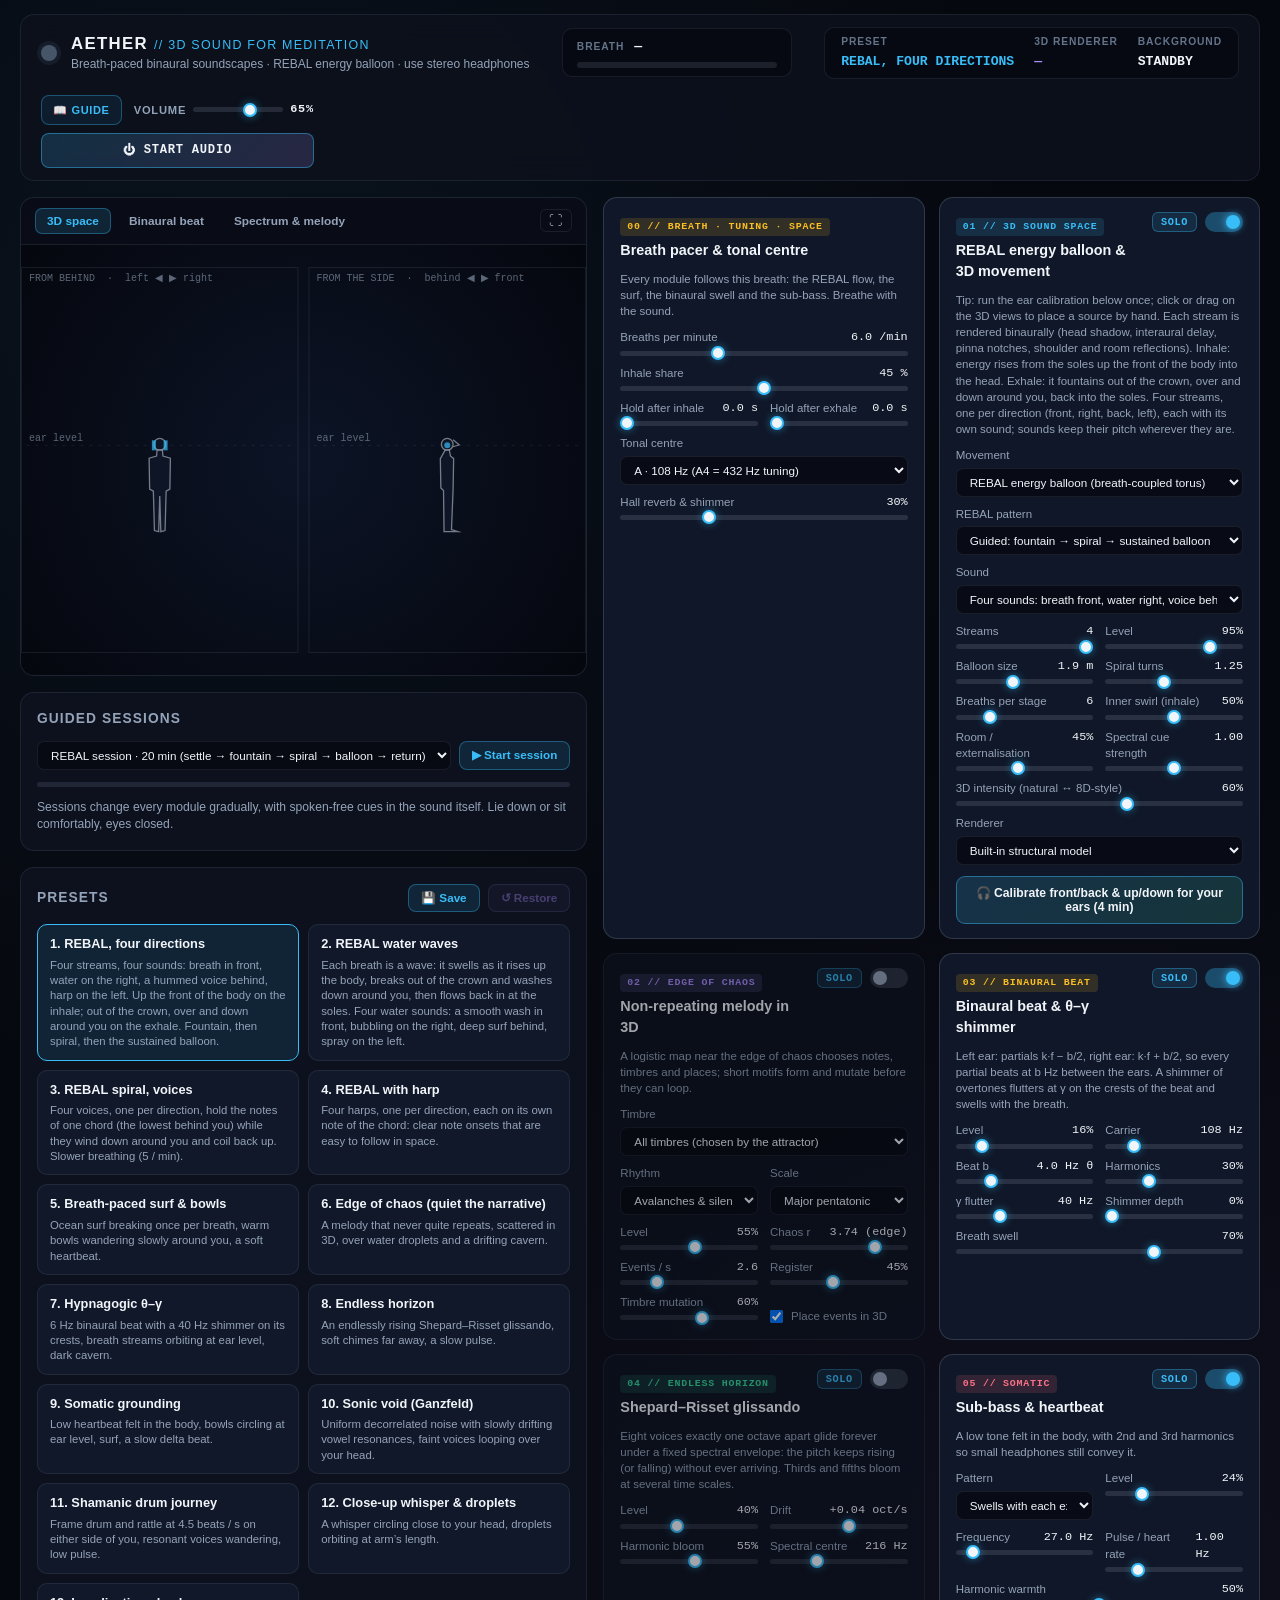
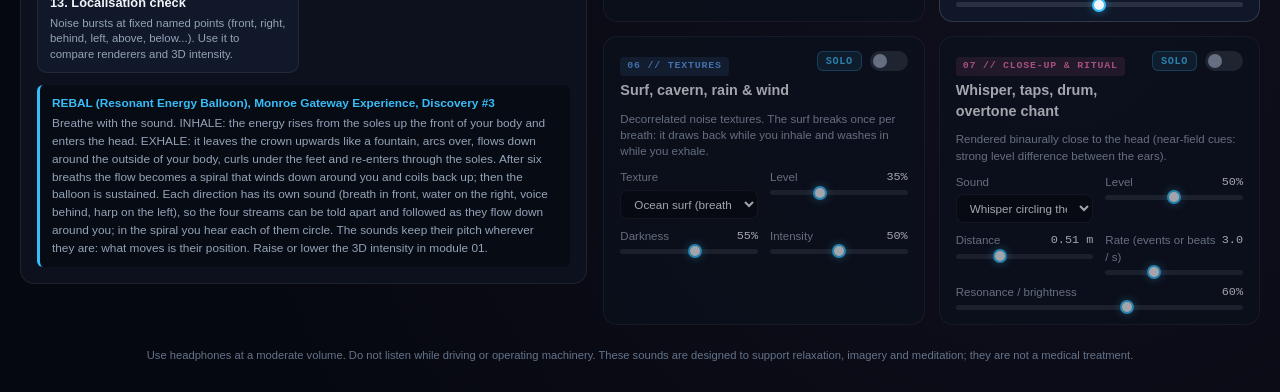
<file: index.html>
<!DOCTYPE html>
<html lang="en">
<head>
  <meta charset="UTF-8" />
  <meta name="viewport" content="width=device-width, initial-scale=1.0, maximum-scale=5.0" />
  <meta name="theme-color" content="#06080f" />
  <meta name="mobile-web-app-capable" content="yes" />
  <meta name="apple-mobile-web-app-capable" content="yes" />
  <meta name="apple-mobile-web-app-status-bar-style" content="black-translucent" />
  <title>AETHER // 3D sound for meditation and expanded states</title>
  <link rel="icon" type="image/png" sizes="512x512" href="icon-512.png" />
  <link rel="apple-touch-icon" href="icon-512.png" />
  <link rel="stylesheet" href="styles.css?v=6.5" />
</head>
<body>
  <div class="app-shell">
    <header class="topbar">
      <div class="brand">
        <div class="brand-glyph" id="statusOrb"></div>
        <div>
          <h1>AETHER <span class="brand-sub">// 3D SOUND FOR MEDITATION</span></h1>
          <p class="brand-tagline">Breath-paced binaural soundscapes · REBAL energy balloon · use stereo headphones</p>
        </div>
      </div>

      <div class="breath-pill" title="Breath pacer shared by every module">
        <div class="breath-row">
          <span class="telemetry-label">BREATH</span>
          <span class="telemetry-value" id="telemetryBreath">—</span>
          <span class="mono-dim" id="telemetryBreathTimes"></span>
        </div>
        <div class="breath-bar"><div class="breath-fill" id="breathFill"></div></div>
      </div>

      <div class="telemetry-strip">
        <div class="telemetry-item">
          <span class="telemetry-label">PRESET</span>
          <span class="telemetry-value accent-cyan" id="telemetryState">STANDBY</span>
        </div>
        <div class="telemetry-item" title="Binaural renderer in use">
          <span class="telemetry-label">3D RENDERER</span>
          <span class="telemetry-value accent-violet" id="telemetryRenderer">—</span>
        </div>
        <div class="telemetry-item" title="Background / lock-screen playback status">
          <span class="telemetry-label">BACKGROUND</span>
          <span class="telemetry-value" id="telemetryBgAudio">STANDBY</span>
        </div>
      </div>

      <div class="master-controls">
        <div class="master-top-row">
          <a href="docs.html" class="btn-docs" title="How it works, references and safety">📖 GUIDE</a>
          <div class="master-gain-wrap">
            <label for="masterGain">VOLUME</label>
            <input type="range" id="masterGain" min="0" max="1" step="0.01" value="0.7" />
            <span id="masterGainVal" class="mono-val">70%</span>
          </div>
        </div>
        <button id="powerBtn" class="btn-power" aria-pressed="false">
          <span class="power-icon">⏻</span>
          <span id="powerBtnText">START AUDIO</span>
        </button>
      </div>
    </header>

    <main class="workspace">
      <section class="left-panel">
        <div class="visualizer-card">
          <div class="visualizer-header">
            <div class="viz-tabs" role="tablist">
              <button class="viz-tab active" data-viz="spatial" role="tab">3D space</button>
              <button class="viz-tab" data-viz="pac" role="tab">Binaural beat</button>
              <button class="viz-tab" data-viz="chaos" role="tab">Spectrum &amp; melody</button>
            </div>
            <button class="btn-mini" id="fullscreenBtn" title="Full-screen visual (tap to exit)">⛶</button>
          </div>
          <div class="canvas-container" id="canvasContainer">
            <canvas id="neuroCanvas"></canvas>
            <div class="viz-hud">
              <div class="hud-pill" id="hudLeft"></div>
              <div class="hud-pill" id="hudRight"></div>
            </div>
          </div>
        </div>

        <div class="presets-card journey-card">
          <div class="section-header">
            <h2>Guided sessions</h2>
            <span class="mono-dim" id="journeyClock"></span>
          </div>
          <div class="journey-row">
            <select id="journeySelect" class="select-input">
              <option value="rebalSession">REBAL session · 20 min (settle → fountain → spiral → balloon → return)</option>
              <option value="deepRelax">Deep relaxation · 15 min (surf, heartbeat, bowls, slow theta)</option>
              <option value="expansion">Expansion · 28 min (REBAL → horizon → open space → return)</option>
            </select>
            <button type="button" id="journeyBtn" class="btn-config">▶ Start session</button>
          </div>
          <div class="journey-progress"><div class="journey-fill" id="journeyFill"></div></div>
          <div class="journey-step" id="journeyStep">Sessions change every module gradually, with spoken-free cues in the sound itself. Lie down or sit comfortably, eyes closed.</div>
        </div>

        <div class="presets-card">
          <div class="section-header">
            <h2>Presets</h2>
            <div class="custom-config-controls">
              <button type="button" id="saveConfigBtn" class="btn-config" title="Save the current settings of all modules">💾 Save</button>
              <button type="button" id="restoreConfigBtn" class="btn-config btn-config-restore" title="Restore your saved settings" disabled>↺ Restore</button>
            </div>
          </div>
          <div class="preset-grid" id="presetGrid"></div>
          <div class="mechanism-banner">
            <div class="mech-title" id="mechTitle"></div>
            <p class="mech-text" id="mechText"></p>
          </div>
        </div>
      </section>

      <section class="modules-grid">
        <!-- GLOBAL: breath, tuning, space -->
        <article class="module-card active-module global-card" data-module="global">
          <div class="module-header">
            <div>
              <span class="module-tag tag-amber">00 // BREATH · TUNING · SPACE</span>
              <h3>Breath pacer &amp; tonal centre</h3>
            </div>
          </div>
          <p class="module-subtitle">Every module follows this breath: the REBAL flow, the surf, the binaural swell and the sub-bass. Breathe with the sound.</p>
          <div class="control-list">
            <div class="control-row">
              <div class="control-label"><span>Breaths per minute</span><span class="mono-val" id="breathRateVal">6.0 /min</span></div>
              <input type="range" id="breathRate" min="3" max="12" step="0.5" value="6" />
            </div>
            <div class="control-row">
              <div class="control-label"><span>Inhale share</span><span class="mono-val" id="breathInhaleVal">45 %</span></div>
              <input type="range" id="breathInhale" min="0.3" max="0.6" step="0.01" value="0.45" />
            </div>
            <div class="control-row two-col">
              <div>
                <div class="control-label"><span>Hold after inhale</span><span class="mono-val" id="breathHoldInVal">0.0 s</span></div>
                <input type="range" id="breathHoldIn" min="0" max="6" step="0.5" value="0" />
              </div>
              <div>
                <div class="control-label"><span>Hold after exhale</span><span class="mono-val" id="breathHoldOutVal">0.0 s</span></div>
                <input type="range" id="breathHoldOut" min="0" max="6" step="0.5" value="0" />
              </div>
            </div>
            <div class="control-row">
              <div class="control-label"><span>Tonal centre</span></div>
              <select id="rootSelect" class="select-input">
                <option value="108" selected>A · 108 Hz (A4 = 432 Hz tuning)</option>
                <option value="110">A · 110 Hz (A4 = 440 Hz)</option>
                <option value="128">C · 128 Hz (C4 = 256 Hz)</option>
                <option value="136.1">136.1 Hz ("Om", Earth-year tone)</option>
                <option value="96">G · 96 Hz (432 tuning)</option>
              </select>
            </div>
            <div class="control-row">
              <div class="control-label"><span>Hall reverb &amp; shimmer</span><span class="mono-val" id="reverbMixVal">40%</span></div>
              <input type="range" id="reverbMix" min="0" max="1" step="0.01" value="0.4" />
            </div>
          </div>
        </article>

        <!-- MODULE 01 -->
        <article class="module-card active-module" data-module="spatial">
          <div class="module-header">
            <div>
              <span class="module-tag tag-cyan">01 // 3D SOUND SPACE</span>
              <h3>REBAL energy balloon &amp; 3D movement</h3>
            </div>
            <div class="header-actions">
              <button type="button" class="btn-solo" data-solo="spatial">SOLO</button>
              <label class="toggle-switch"><input type="checkbox" id="spatialEnabled" checked /><span class="slider"></span></label>
            </div>
          </div>
          <p class="module-subtitle">Tip: run the ear calibration below once; click or drag on the 3D views to place a source by hand. Each stream is rendered binaurally (head shadow, interaural delay, pinna notches, shoulder and room reflections). Inhale: energy rises from the soles up the front of the body into the head. Exhale: it fountains out of the crown, over and down around you, back into the soles. Four streams, one per direction (front, right, back, left), each with its own sound; sounds keep their pitch wherever they are.</p>
          <div class="control-list">
            <div class="control-row">
              <div class="control-label"><span>Movement</span></div>
              <select id="spatialTrajectory" class="select-input">
                <option value="rebal" selected>REBAL energy balloon (breath-coupled torus)</option>
                <option value="orbit">Horizontal orbit (ear level)</option>
                <option value="vertical">Vertical loop (front → above → behind → below)</option>
                <option value="sphere">Free wander over the whole sphere</option>
                <option value="test">Localisation check (fixed points, noise bursts)</option>
                <option value="manual">Hold still (drag on the views)</option>
              </select>
            </div>
            <div class="control-row rebal-only">
              <div class="control-label"><span>REBAL pattern</span></div>
              <select id="spatialRebalMode" class="select-input">
                <option value="program" selected>Guided: fountain → spiral → sustained balloon</option>
                <option value="fountain">Fountain (out of the crown, down around you, in at the feet)</option>
                <option value="spiral">Spiral (winding down around you, coiling up inside)</option>
                <option value="balloon">Sustained balloon (continuous circulation)</option>
              </select>
            </div>
            <div class="control-row">
              <div class="control-label"><span>Sound</span></div>
              <select id="spatialPalette" class="select-input">
                <option value="quad" selected>Four sounds: breath front, water right, voice behind, harp left</option>
                <option value="breath">Breath (a vowel per direction)</option>
                <option value="waves">Water waves (a character per direction)</option>
                <option value="choir">Choir (a chord note per direction)</option>
                <option value="harp">Harp (a note per direction)</option>
                <option value="water">Water drops</option>
                <option value="bowl">Warm bowls</option>
                <option value="chimes">Soft chimes (celesta)</option>
              </select>
            </div>
            <div class="control-row two-col">
              <div>
                <div class="control-label"><span>Streams</span><span class="mono-val" id="spatialCountVal">4</span></div>
                <input type="range" id="spatialCount" min="1" max="4" step="1" value="4" />
              </div>
              <div>
                <div class="control-label"><span>Level</span><span class="mono-val" id="spatialGainVal">85%</span></div>
                <input type="range" id="spatialGain" min="0" max="1.2" step="0.01" value="0.85" />
              </div>
            </div>
            <div class="control-row two-col">
              <div>
                <div class="control-label"><span>Balloon size</span><span class="mono-val" id="spatialDistanceVal">1.9 m</span></div>
                <input type="range" id="spatialDistance" min="0.8" max="3.5" step="0.1" value="1.9" />
              </div>
              <div>
                <div class="control-label"><span>Spiral turns</span><span class="mono-val" id="spatialTurnsVal">1.25</span></div>
                <input type="range" id="spatialTurns" min="0" max="3" step="0.25" value="1.25" />
              </div>
            </div>
            <div class="control-row two-col rebal-only">
              <div>
                <div class="control-label"><span>Breaths per stage</span><span class="mono-val" id="spatialStageBreathsVal">6</span></div>
                <input type="range" id="spatialStageBreaths" min="2" max="20" step="1" value="6" />
              </div>
              <div>
                <div class="control-label"><span>Inner swirl (inhale)</span><span class="mono-val" id="spatialInnerSwirlVal">50%</span></div>
                <input type="range" id="spatialInnerSwirl" min="0" max="1" step="0.05" value="0.5" />
              </div>
            </div>
            <div class="control-row free-only">
              <div class="control-label"><span>Movement speed</span><span class="mono-val" id="spatialSpeedVal">0.08 Hz</span></div>
              <input type="range" id="spatialSpeed" min="0.02" max="0.5" step="0.01" value="0.08" />
            </div>
            <div class="control-row two-col">
              <div>
                <div class="control-label"><span>Room / externalisation</span><span class="mono-val" id="spatialRoomVal">45%</span></div>
                <input type="range" id="spatialRoom" min="0" max="1" step="0.01" value="0.45" />
              </div>
              <div>
                <div class="control-label"><span>Spectral cue strength</span><span class="mono-val" id="spatialCueVal">1.00</span></div>
                <input type="range" id="spatialCue" min="0" max="2" step="0.05" value="1" />
              </div>
            </div>
            <div class="control-row">
              <div class="control-label"><span>3D intensity (natural ↔ 8D-style)</span><span class="mono-val" id="spatialIntensityVal">60%</span></div>
              <input type="range" id="spatialIntensity" min="0" max="1" step="0.05" value="0.6" />
            </div>
            <div class="control-row">
              <div class="control-label"><span>Renderer</span></div>
              <select id="spatialRenderer" class="select-input">
                <option value="structural" selected>Built-in structural model</option>
                <option value="measured" disabled>Measured ear model (calibrate first)</option>
                <option value="hrtf">Browser HRTF (for comparison)</option>
              </select>
            </div>
            <button type="button" class="btn-calibrate" id="calOpen">🎧 Calibrate front/back &amp; up/down for your ears (4 min)</button>
          </div>
        </article>

        <!-- MODULE 02 -->
        <article class="module-card" data-module="chaos">
          <div class="module-header">
            <div>
              <span class="module-tag tag-violet">02 // EDGE OF CHAOS</span>
              <h3>Non-repeating melody in 3D</h3>
            </div>
            <div class="header-actions">
              <button type="button" class="btn-solo" data-solo="chaos">SOLO</button>
              <label class="toggle-switch"><input type="checkbox" id="chaosEnabled" /><span class="slider"></span></label>
            </div>
          </div>
          <p class="module-subtitle">A logistic map near the edge of chaos chooses notes, timbres and places; short motifs form and mutate before they can loop.</p>
          <div class="control-list">
            <div class="control-row">
              <div class="control-label"><span>Timbre</span></div>
              <select id="chaosPalette" class="select-input">
                <option value="hybrid" selected>All timbres (chosen by the attractor)</option>
                <option value="metallic">Soft bells</option>
                <option value="liquid">Liquid vowels</option>
                <option value="plucked">Wood &amp; glass plucks</option>
                <option value="subglitch">Deep drops</option>
                <option value="breath">Swelling voices</option>
              </select>
            </div>
            <div class="control-row two-col">
              <div>
                <div class="control-label"><span>Rhythm</span></div>
                <select id="chaosRhythm" class="select-input">
                  <option value="avalanche" selected>Avalanches &amp; silences</option>
                  <option value="lorenz">Shifting subdivisions</option>
                  <option value="polyrhythm">1 : φ : 7/3 streams</option>
                  <option value="elastic">Accelerando ↔ ritardando</option>
                  <option value="stochastic">Logistic cloud</option>
                </select>
              </div>
              <div>
                <div class="control-label"><span>Scale</span></div>
                <select id="chaosScale" class="select-input">
                  <option value="pentatonic" selected>Major pentatonic</option>
                  <option value="dorian">Dorian</option>
                  <option value="lydian">Lydian</option>
                  <option value="phrygian">Phrygian dominant</option>
                  <option value="chromatic12">Chromatic</option>
                </select>
              </div>
            </div>
            <div class="control-row two-col">
              <div>
                <div class="control-label"><span>Level</span><span class="mono-val" id="chaosGainVal">55%</span></div>
                <input type="range" id="chaosGain" min="0" max="1" step="0.01" value="0.55" />
              </div>
              <div>
                <div class="control-label"><span>Chaos r</span><span class="mono-val" id="chaosRVal">3.74 (edge)</span></div>
                <input type="range" id="chaosR" min="2.8" max="3.99" step="0.01" value="3.74" />
              </div>
            </div>
            <div class="control-row two-col">
              <div>
                <div class="control-label"><span>Events / s</span><span class="mono-val" id="chaosRateVal">2.6</span></div>
                <input type="range" id="chaosRate" min="0.3" max="10" step="0.1" value="2.6" />
              </div>
              <div>
                <div class="control-label"><span>Register</span><span class="mono-val" id="chaosRegisterVal">45%</span></div>
                <input type="range" id="chaosRegister" min="0" max="1" step="0.01" value="0.45" />
              </div>
            </div>
            <div class="control-row two-col">
              <div>
                <div class="control-label"><span>Timbre mutation</span><span class="mono-val" id="chaosMorphVal">60%</span></div>
                <input type="range" id="chaosMorph" min="0" max="1" step="0.01" value="0.6" />
              </div>
              <label class="check-row"><input type="checkbox" id="chaosSpace3d" checked /> Place events in 3D</label>
            </div>
          </div>
        </article>

        <!-- MODULE 03 -->
        <article class="module-card" data-module="pac">
          <div class="module-header">
            <div>
              <span class="module-tag tag-amber">03 // BINAURAL BEAT</span>
              <h3>Binaural beat &amp; θ–γ shimmer</h3>
            </div>
            <div class="header-actions">
              <button type="button" class="btn-solo" data-solo="pac">SOLO</button>
              <label class="toggle-switch"><input type="checkbox" id="pacEnabled" /><span class="slider"></span></label>
            </div>
          </div>
          <p class="module-subtitle">Left ear: partials k·f − b/2, right ear: k·f + b/2, so every partial beats at b Hz between the ears. A shimmer of overtones flutters at γ on the crests of the beat and swells with the breath.</p>
          <div class="control-list">
            <div class="control-row two-col">
              <div>
                <div class="control-label"><span>Level</span><span class="mono-val" id="pacGainVal">45%</span></div>
                <input type="range" id="pacGain" min="0" max="1" step="0.01" value="0.45" />
              </div>
              <div>
                <div class="control-label"><span>Carrier</span><span class="mono-val" id="pacBaseFreqVal">108 Hz</span></div>
                <input type="range" id="pacBaseFreq" min="40" max="432" step="1" value="108" />
              </div>
            </div>
            <div class="control-row two-col">
              <div>
                <div class="control-label"><span>Beat b</span><span class="mono-val" id="pacThetaVal">6.0 Hz θ</span></div>
                <input type="range" id="pacTheta" min="1" max="14" step="0.1" value="6" />
              </div>
              <div>
                <div class="control-label"><span>Harmonics</span><span class="mono-val" id="pacHarmonicsVal">35%</span></div>
                <input type="range" id="pacHarmonics" min="0" max="1" step="0.01" value="0.35" />
              </div>
            </div>
            <div class="control-row two-col">
              <div>
                <div class="control-label"><span>γ flutter</span><span class="mono-val" id="pacGammaVal">40 Hz</span></div>
                <input type="range" id="pacGamma" min="25" max="75" step="1" value="40" />
              </div>
              <div>
                <div class="control-label"><span>Shimmer depth</span><span class="mono-val" id="pacDepthVal">50%</span></div>
                <input type="range" id="pacDepth" min="0" max="1" step="0.01" value="0.5" />
              </div>
            </div>
            <div class="control-row">
              <div class="control-label"><span>Breath swell</span><span class="mono-val" id="pacBreathVal">60%</span></div>
              <input type="range" id="pacBreath" min="0" max="1" step="0.01" value="0.6" />
            </div>
          </div>
        </article>

        <!-- MODULE 04 -->
        <article class="module-card" data-module="fractal">
          <div class="module-header">
            <div>
              <span class="module-tag tag-emerald">04 // ENDLESS HORIZON</span>
              <h3>Shepard–Risset glissando</h3>
            </div>
            <div class="header-actions">
              <button type="button" class="btn-solo" data-solo="fractal">SOLO</button>
              <label class="toggle-switch"><input type="checkbox" id="fractalEnabled" /><span class="slider"></span></label>
            </div>
          </div>
          <p class="module-subtitle">Eight voices exactly one octave apart glide forever under a fixed spectral envelope: the pitch keeps rising (or falling) without ever arriving. Thirds and fifths bloom at several time scales.</p>
          <div class="control-list">
            <div class="control-row two-col">
              <div>
                <div class="control-label"><span>Level</span><span class="mono-val" id="fractalGainVal">40%</span></div>
                <input type="range" id="fractalGain" min="0" max="1" step="0.01" value="0.4" />
              </div>
              <div>
                <div class="control-label"><span>Drift</span><span class="mono-val" id="fractalSpeedVal">+0.04 oct/s</span></div>
                <input type="range" id="fractalSpeed" min="-0.25" max="0.25" step="0.01" value="0.04" />
              </div>
            </div>
            <div class="control-row two-col">
              <div>
                <div class="control-label"><span>Harmonic bloom</span><span class="mono-val" id="fractalDepthVal">55%</span></div>
                <input type="range" id="fractalDepth" min="0" max="1" step="0.01" value="0.55" />
              </div>
              <div>
                <div class="control-label"><span>Spectral centre</span><span class="mono-val" id="fractalCenterVal">216 Hz</span></div>
                <input type="range" id="fractalCenter" min="65" max="528" step="1" value="216" />
              </div>
            </div>
          </div>
        </article>

        <!-- MODULE 05 -->
        <article class="module-card" data-module="sub">
          <div class="module-header">
            <div>
              <span class="module-tag tag-rose">05 // SOMATIC</span>
              <h3>Sub-bass &amp; heartbeat</h3>
            </div>
            <div class="header-actions">
              <button type="button" class="btn-solo" data-solo="sub">SOLO</button>
              <label class="toggle-switch"><input type="checkbox" id="subEnabled" /><span class="slider"></span></label>
            </div>
          </div>
          <p class="module-subtitle">A low tone felt in the body, with 2nd and 3rd harmonics so small headphones still convey it.</p>
          <div class="control-list">
            <div class="control-row two-col">
              <div>
                <div class="control-label"><span>Pattern</span></div>
                <select id="subPattern" class="select-input">
                  <option value="breath" selected>Swells with each exhale</option>
                  <option value="heartbeat">Slow heartbeat</option>
                  <option value="pulse">Smooth pulse</option>
                  <option value="steady">Steady</option>
                </select>
              </div>
              <div>
                <div class="control-label"><span>Level</span><span class="mono-val" id="subGainVal">45%</span></div>
                <input type="range" id="subGain" min="0" max="1" step="0.01" value="0.45" />
              </div>
            </div>
            <div class="control-row two-col">
              <div>
                <div class="control-label"><span>Frequency</span><span class="mono-val" id="subFreqVal">27.0 Hz</span></div>
                <input type="range" id="subFreq" min="24" max="60" step="0.5" value="27" />
              </div>
              <div>
                <div class="control-label"><span>Pulse / heart rate</span><span class="mono-val" id="subPulseVal">1.00 Hz</span></div>
                <input type="range" id="subPulse" min="0.2" max="4" step="0.05" value="1" />
              </div>
            </div>
            <div class="control-row">
              <div class="control-label"><span>Harmonic warmth</span><span class="mono-val" id="subWarmthVal">45%</span></div>
              <input type="range" id="subWarmth" min="0" max="1" step="0.01" value="0.45" />
            </div>
          </div>
        </article>

        <!-- MODULE 06 -->
        <article class="module-card" data-module="ganzfeld">
          <div class="module-header">
            <div>
              <span class="module-tag tag-sky">06 // TEXTURES</span>
              <h3>Surf, cavern, rain &amp; wind</h3>
            </div>
            <div class="header-actions">
              <button type="button" class="btn-solo" data-solo="ganzfeld">SOLO</button>
              <label class="toggle-switch"><input type="checkbox" id="ganzfeldEnabled" /><span class="slider"></span></label>
            </div>
          </div>
          <p class="module-subtitle">Decorrelated noise textures. The surf breaks once per breath: it draws back while you inhale and washes in while you exhale.</p>
          <div class="control-list">
            <div class="control-row two-col">
              <div>
                <div class="control-label"><span>Texture</span></div>
                <select id="ganzfeldTexture" class="select-input">
                  <option value="surf" selected>Ocean surf (breath-paced)</option>
                  <option value="cavern">Pink-noise cavern (drifting vowels)</option>
                  <option value="rain">Rain</option>
                  <option value="wind">Wind</option>
                </select>
              </div>
              <div>
                <div class="control-label"><span>Level</span><span class="mono-val" id="ganzfeldGainVal">35%</span></div>
                <input type="range" id="ganzfeldGain" min="0" max="1" step="0.01" value="0.35" />
              </div>
            </div>
            <div class="control-row two-col">
              <div>
                <div class="control-label"><span>Darkness</span><span class="mono-val" id="ganzfeldColorVal">55%</span></div>
                <input type="range" id="ganzfeldColor" min="0" max="1" step="0.01" value="0.55" />
              </div>
              <div>
                <div class="control-label"><span>Intensity</span><span class="mono-val" id="ganzfeldSweepVal">50%</span></div>
                <input type="range" id="ganzfeldSweep" min="0" max="1" step="0.01" value="0.5" />
              </div>
            </div>
          </div>
        </article>

        <!-- MODULE 07 -->
        <article class="module-card" data-module="asmr">
          <div class="module-header">
            <div>
              <span class="module-tag tag-fuchsia">07 // CLOSE-UP &amp; RITUAL</span>
              <h3>Whisper, taps, drum, overtone chant</h3>
            </div>
            <div class="header-actions">
              <button type="button" class="btn-solo" data-solo="asmr">SOLO</button>
              <label class="toggle-switch"><input type="checkbox" id="asmrEnabled" /><span class="slider"></span></label>
            </div>
          </div>
          <p class="module-subtitle">Rendered binaurally close to the head (near-field cues: strong level difference between the ears).</p>
          <div class="control-list">
            <div class="control-row two-col">
              <div>
                <div class="control-label"><span>Sound</span></div>
                <select id="asmrPalette" class="select-input">
                  <option value="whisper" selected>Whisper circling the head</option>
                  <option value="crackle">Soft crackles</option>
                  <option value="tapping">Wood taps, ear to ear</option>
                  <option value="shamanic">Frame drum &amp; rattle</option>
                  <option value="throat">Overtone chant</option>
                </select>
              </div>
              <div>
                <div class="control-label"><span>Level</span><span class="mono-val" id="asmrGainVal">50%</span></div>
                <input type="range" id="asmrGain" min="0" max="1" step="0.01" value="0.5" />
              </div>
            </div>
            <div class="control-row two-col">
              <div>
                <div class="control-label"><span>Distance</span><span class="mono-val" id="asmrProximityVal">0.51 m</span></div>
                <input type="range" id="asmrProximity" min="0" max="1" step="0.01" value="0.3" />
              </div>
              <div>
                <div class="control-label"><span>Rate (events or beats / s)</span><span class="mono-val" id="asmrRateVal">3.0</span></div>
                <input type="range" id="asmrRate" min="0.5" max="8" step="0.1" value="3" />
              </div>
            </div>
            <div class="control-row">
              <div class="control-label"><span>Resonance / brightness</span><span class="mono-val" id="asmrResonanceVal">60%</span></div>
              <input type="range" id="asmrResonance" min="0" max="1" step="0.01" value="0.6" />
            </div>
          </div>
        </article>
      </section>
    </main>
    <footer class="footer-note">Use headphones at a moderate volume. Do not listen while driving or operating machinery. These sounds are designed to support relaxation, imagery and meditation; they are not a medical treatment.</footer>
  </div>

  <div class="cal-modal" id="calModal" role="dialog" aria-modal="true" aria-labelledby="calTitle">
    <div class="cal-box">
      <div class="cal-head">
        <span class="module-tag tag-cyan" id="calTitle">EAR-MODEL CALIBRATION</span>
        <button type="button" class="btn-mini" id="calClose" title="Close (Esc)">✕</button>
      </div>
      <div id="calBody"></div>
    </div>
  </div>

  <audio id="bgAudioKeepAlive" src="silence.wav" loop playsinline preload="auto"></audio>

  <script src="binaural-renderer.js?v=6.5"></script>
  <script src="spatial-engine.js?v=6.5"></script>
  <script src="modules-a.js?v=6.5"></script>
  <script src="modules-b.js?v=6.5"></script>
  <script src="audio-engine.js?v=6.5"></script>
  <script src="presets.js?v=6.5"></script>
  <script src="hrtf/index.js?v=6.5"></script>
  <script src="calibration.js?v=6.5"></script>
  <script src="visualizer.js?v=6.5"></script>
  <script src="app.js?v=6.5"></script>
</body>
</html>
</file>
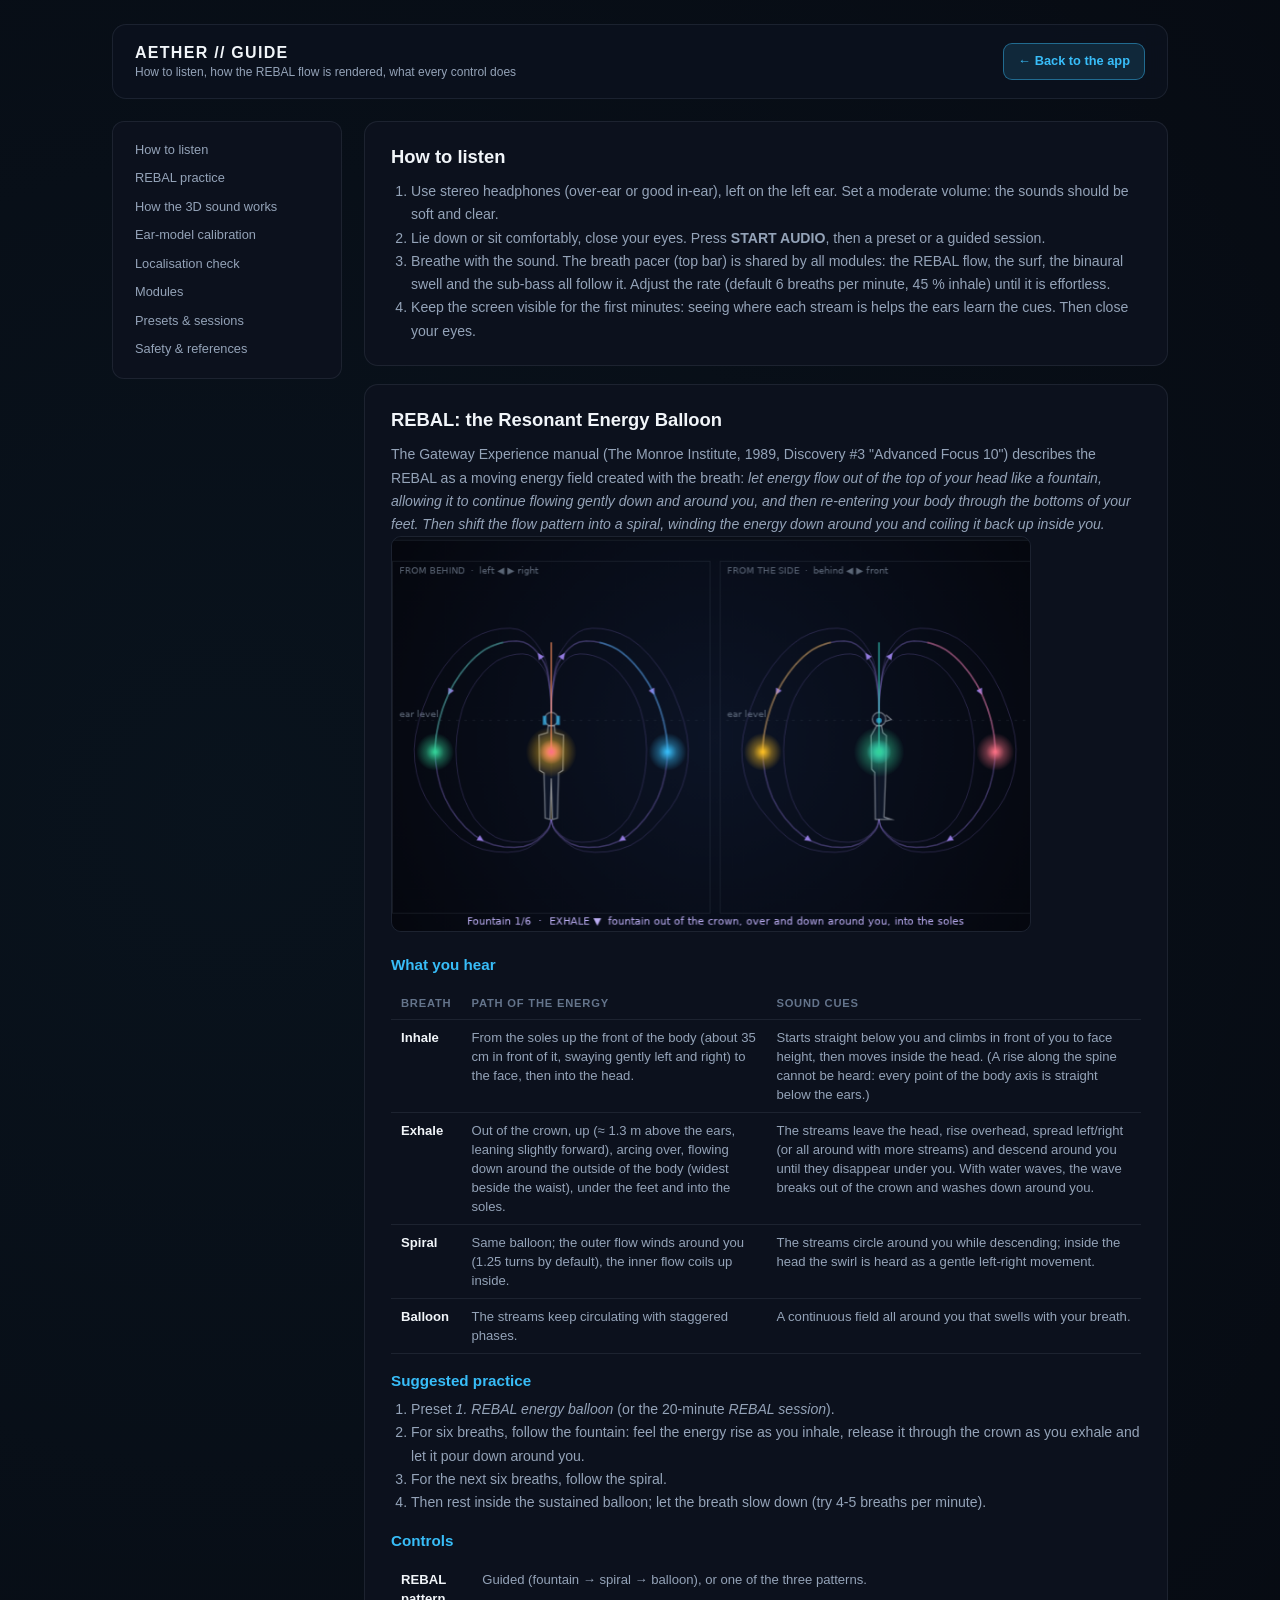
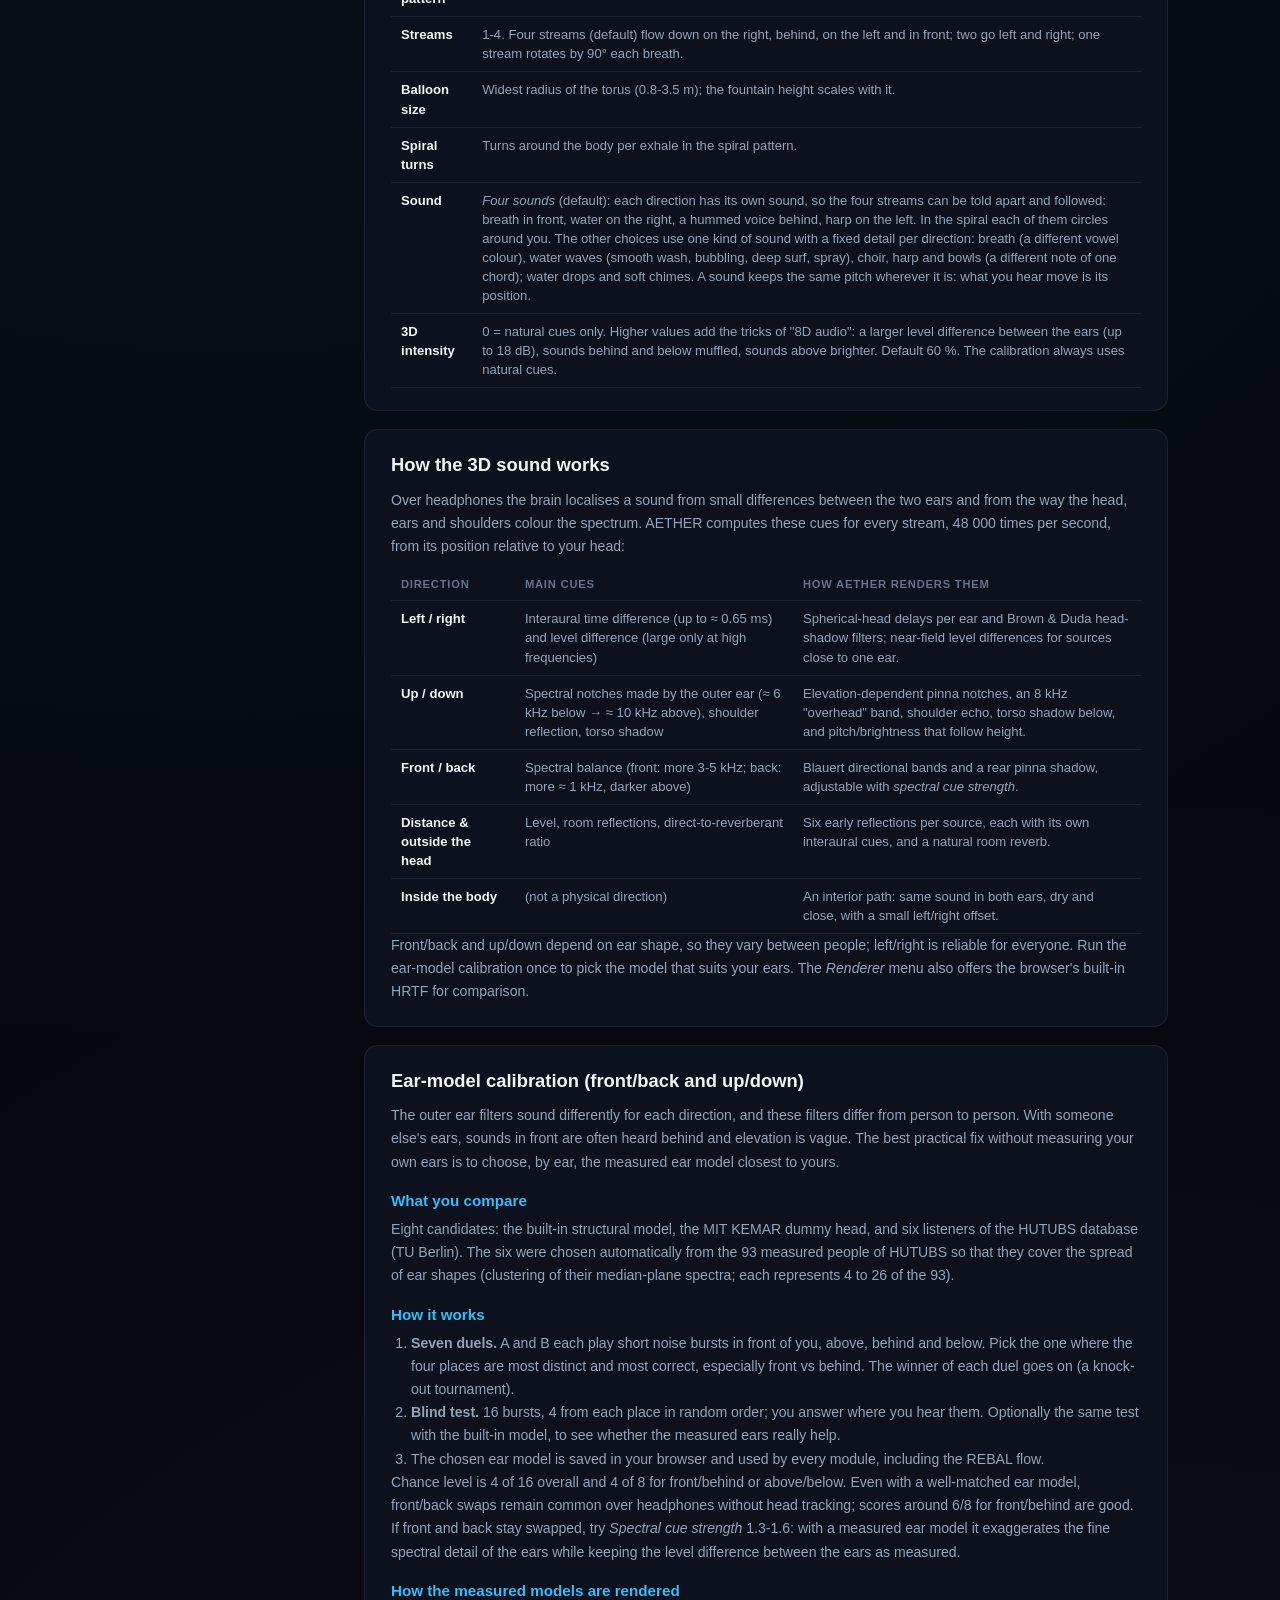
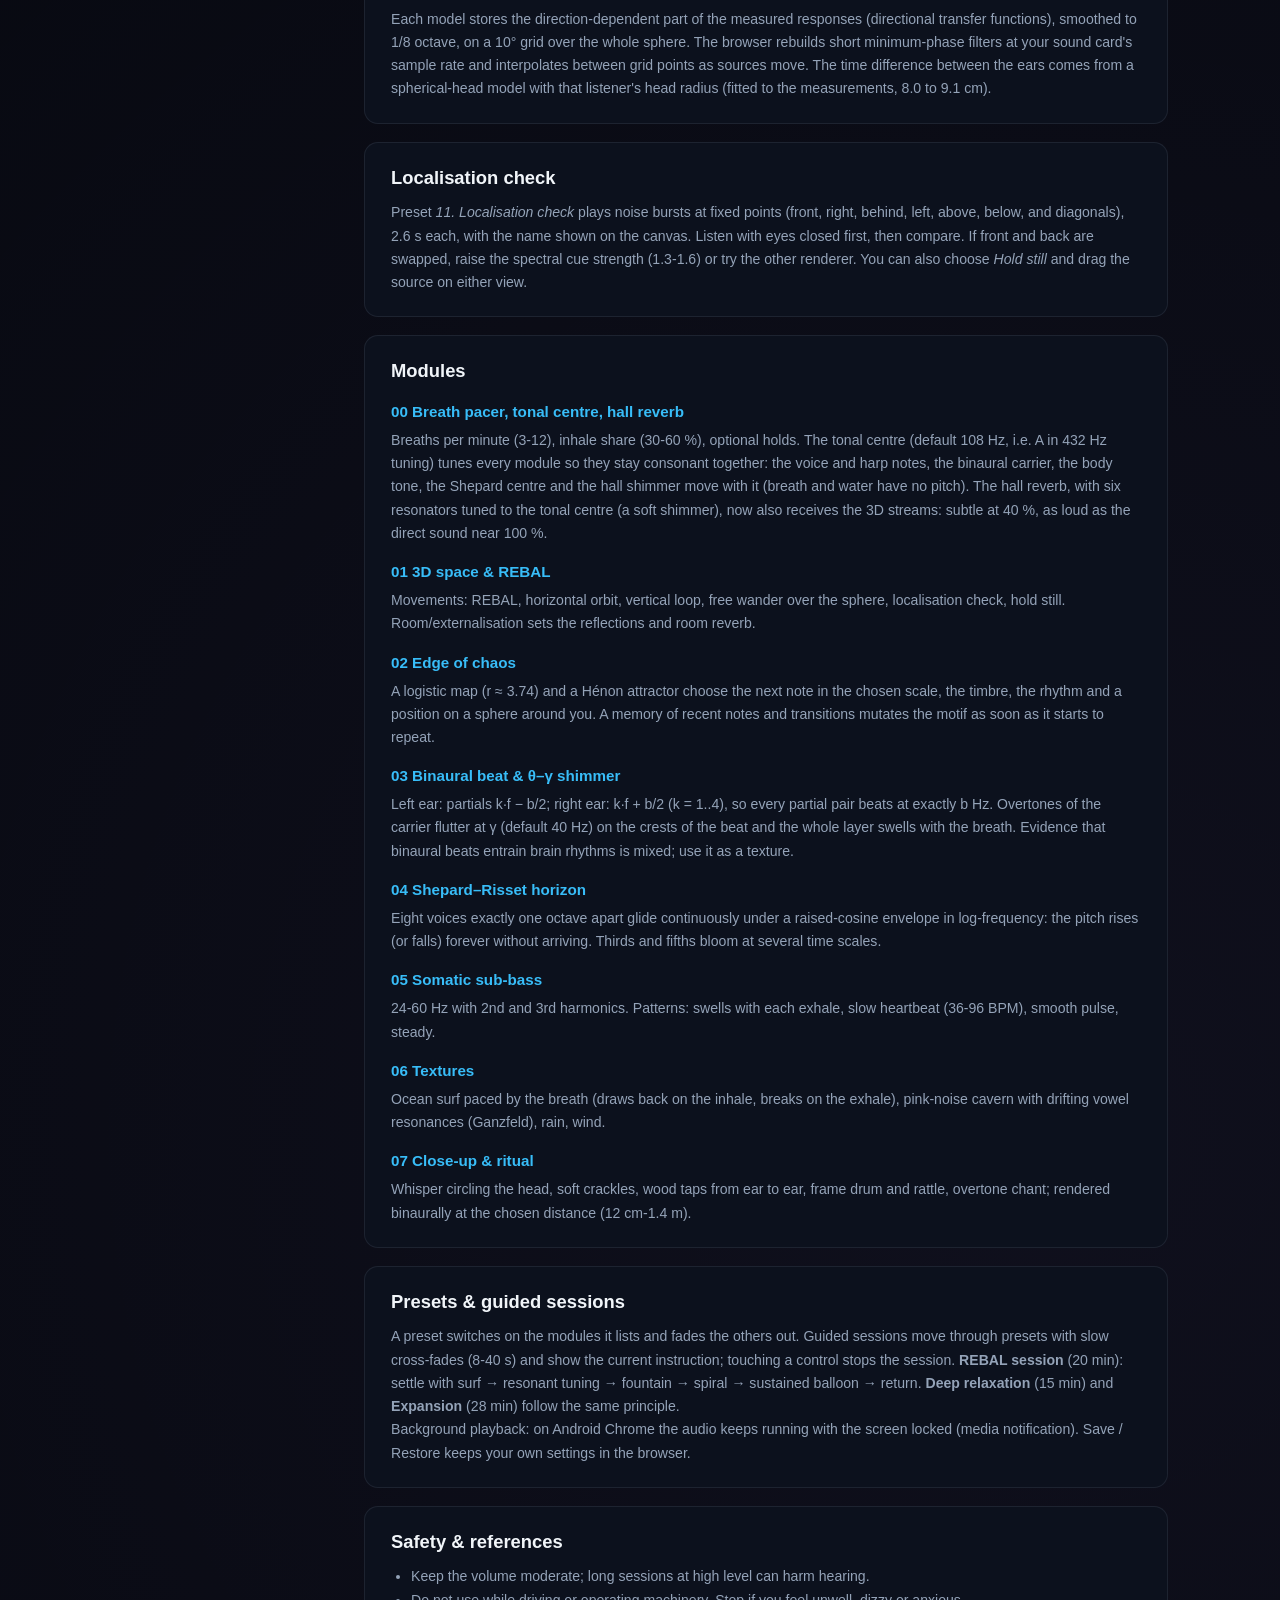
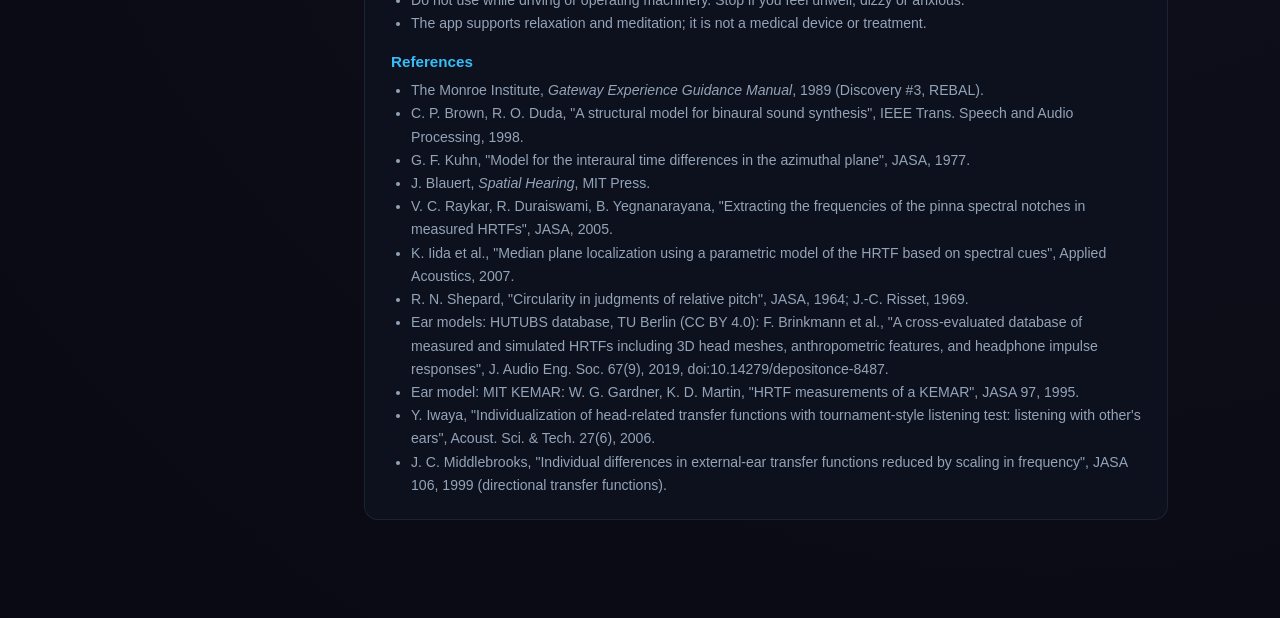
<file: docs.html>
<!DOCTYPE html>
<html lang="en">
<head>
  <meta charset="UTF-8" />
  <meta name="viewport" content="width=device-width, initial-scale=1.0" />
  <title>Guide // AETHER</title>
  <link rel="stylesheet" href="styles.css?v=6.0" />
  <style>
    body { overflow-y: auto; }
    .docs-shell { max-width: 1100px; margin: 0 auto; padding: 24px 22px 80px; }
    .docs-header { display: flex; justify-content: space-between; align-items: center; gap: 12px; padding: 16px 22px; background: rgba(12, 17, 29, 0.9); border: 1px solid var(--border-subtle); border-radius: 14px; margin-bottom: 22px; position: sticky; top: 12px; z-index: 5; backdrop-filter: blur(12px); }
    .btn-back { padding: 8px 14px; border-radius: 9px; background: rgba(56, 189, 248, 0.14); border: 1px solid rgba(56, 189, 248, 0.45); color: var(--cyan); font-size: 0.8rem; font-weight: 600; text-decoration: none; white-space: nowrap; }
    .docs-layout { display: grid; grid-template-columns: 230px 1fr; gap: 22px; align-items: start; }
    .docs-nav { position: sticky; top: 100px; background: var(--bg-card); border: 1px solid var(--border-subtle); border-radius: 12px; padding: 14px; }
    .docs-nav a { display: block; padding: 5px 8px; border-radius: 6px; color: var(--text-secondary); text-decoration: none; font-size: 0.8rem; }
    .docs-nav a:hover { background: rgba(255, 255, 255, 0.05); color: var(--cyan); }
    .doc-section { background: var(--bg-card); border: 1px solid var(--border-subtle); border-radius: 14px; padding: 22px 26px; margin-bottom: 18px; }
    .doc-section h2 { font-size: 1.15rem; margin-bottom: 10px; }
    .doc-section h3 { font-size: 0.95rem; color: var(--cyan); margin: 16px 0 6px; }
    .doc-section p, .doc-section li { color: var(--text-secondary); font-size: 0.88rem; line-height: 1.65; }
    .doc-section ul, .doc-section ol { padding-left: 20px; }
    .doc-section code { font-family: var(--font-mono); font-size: 0.8rem; color: var(--text-primary); }
    table { width: 100%; border-collapse: collapse; margin-top: 10px; font-size: 0.82rem; }
    th, td { text-align: left; padding: 8px 10px; border-bottom: 1px solid var(--border-subtle); vertical-align: top; color: var(--text-secondary); }
    th { color: var(--text-muted); font-size: 0.7rem; text-transform: uppercase; letter-spacing: 0.07em; }
    td strong { color: var(--text-primary); }
    img.figure { max-width: 320px; width: 100%; border-radius: 10px; border: 1px solid var(--border-subtle); background: #fff; }
    @media (max-width: 880px) { .docs-layout { grid-template-columns: 1fr; } .docs-nav { position: static; } }
  </style>
</head>
<body>
  <div class="docs-shell">
    <header class="docs-header">
      <div>
        <h1 style="font-size:1rem;letter-spacing:0.08em">AETHER // GUIDE</h1>
        <p class="brand-tagline">How to listen, how the REBAL flow is rendered, what every control does</p>
      </div>
      <a href="index.html" class="btn-back">← Back to the app</a>
    </header>
    <div class="docs-layout">
      <nav class="docs-nav">
        <a href="#listen">How to listen</a>
        <a href="#rebal">REBAL practice</a>
        <a href="#space">How the 3D sound works</a>
        <a href="#calibration">Ear-model calibration</a>
        <a href="#check">Localisation check</a>
        <a href="#modules">Modules</a>
        <a href="#sessions">Presets &amp; sessions</a>
        <a href="#safety">Safety &amp; references</a>
      </nav>
      <div>
        <section id="listen" class="doc-section">
          <h2>How to listen</h2>
          <ol>
            <li>Use stereo headphones (over-ear or good in-ear), left on the left ear. Set a moderate volume: the sounds should be soft and clear.</li>
            <li>Lie down or sit comfortably, close your eyes. Press <strong>START AUDIO</strong>, then a preset or a guided session.</li>
            <li>Breathe with the sound. The breath pacer (top bar) is shared by all modules: the REBAL flow, the surf, the binaural swell and the sub-bass all follow it. Adjust the rate (default 6 breaths per minute, 45 % inhale) until it is effortless.</li>
            <li>Keep the screen visible for the first minutes: seeing where each stream is helps the ears learn the cues. Then close your eyes.</li>
          </ol>
        </section>

        <section id="rebal" class="doc-section">
          <h2>REBAL: the Resonant Energy Balloon</h2>
          <p>The Gateway Experience manual (The Monroe Institute, 1989, Discovery #3 "Advanced Focus 10") describes the REBAL as a moving energy field created with the breath: <em>let energy flow out of the top of your head like a fountain, allowing it to continue flowing gently down and around you, and then re-entering your body through the bottoms of your feet. Then shift the flow pattern into a spiral, winding the energy down around you and coiling it back up inside you.</em></p>
          <img class="figure" src="assets/rebal-flow.png" alt="AETHER REBAL view from behind and from the side: four streams flowing out of the crown, down around the body and back in through the soles" style="max-width:640px;background:none" />
          <h3>What you hear</h3>
          <table>
            <tr><th>Breath</th><th>Path of the energy</th><th>Sound cues</th></tr>
            <tr><td><strong>Inhale</strong></td><td>From the soles up the front of the body (about 35 cm in front of it, swaying gently left and right) to the face, then into the head.</td><td>Starts straight below you and climbs in front of you to face height, then moves inside the head. (A rise along the spine cannot be heard: every point of the body axis is straight below the ears.)</td></tr>
            <tr><td><strong>Exhale</strong></td><td>Out of the crown, up (≈ 1.3 m above the ears, leaning slightly forward), arcing over, flowing down around the outside of the body (widest beside the waist), under the feet and into the soles.</td><td>The streams leave the head, rise overhead, spread left/right (or all around with more streams) and descend around you until they disappear under you. With water waves, the wave breaks out of the crown and washes down around you.</td></tr>
            <tr><td><strong>Spiral</strong></td><td>Same balloon; the outer flow winds around you (1.25 turns by default), the inner flow coils up inside.</td><td>The streams circle around you while descending; inside the head the swirl is heard as a gentle left-right movement.</td></tr>
            <tr><td><strong>Balloon</strong></td><td>The streams keep circulating with staggered phases.</td><td>A continuous field all around you that swells with your breath.</td></tr>
          </table>
          <h3>Suggested practice</h3>
          <ol>
            <li>Preset <em>1. REBAL energy balloon</em> (or the 20-minute <em>REBAL session</em>).</li>
            <li>For six breaths, follow the fountain: feel the energy rise as you inhale, release it through the crown as you exhale and let it pour down around you.</li>
            <li>For the next six breaths, follow the spiral.</li>
            <li>Then rest inside the sustained balloon; let the breath slow down (try 4-5 breaths per minute).</li>
          </ol>
          <h3>Controls</h3>
          <table>
            <tr><td><strong>REBAL pattern</strong></td><td>Guided (fountain → spiral → balloon), or one of the three patterns.</td></tr>
            <tr><td><strong>Streams</strong></td><td>1-4. Four streams (default) flow down on the right, behind, on the left and in front; two go left and right; one stream rotates by 90° each breath.</td></tr>
            <tr><td><strong>Balloon size</strong></td><td>Widest radius of the torus (0.8-3.5 m); the fountain height scales with it.</td></tr>
            <tr><td><strong>Spiral turns</strong></td><td>Turns around the body per exhale in the spiral pattern.</td></tr>
            <tr><td><strong>Sound</strong></td><td><em>Four sounds</em> (default): each direction has its own sound, so the four streams can be told apart and followed: breath in front, water on the right, a hummed voice behind, harp on the left. In the spiral each of them circles around you. The other choices use one kind of sound with a fixed detail per direction: breath (a different vowel colour), water waves (smooth wash, bubbling, deep surf, spray), choir, harp and bowls (a different note of one chord); water drops and soft chimes. A sound keeps the same pitch wherever it is: what you hear move is its position.</td></tr>
            <tr><td><strong>3D intensity</strong></td><td>0 = natural cues only. Higher values add the tricks of "8D audio": a larger level difference between the ears (up to 18 dB), sounds behind and below muffled, sounds above brighter. Default 60 %. The calibration always uses natural cues.</td></tr>
          </table>
        </section>

        <section id="space" class="doc-section">
          <h2>How the 3D sound works</h2>
          <p>Over headphones the brain localises a sound from small differences between the two ears and from the way the head, ears and shoulders colour the spectrum. AETHER computes these cues for every stream, 48 000 times per second, from its position relative to your head:</p>
          <table>
            <tr><th>Direction</th><th>Main cues</th><th>How AETHER renders them</th></tr>
            <tr><td><strong>Left / right</strong></td><td>Interaural time difference (up to ≈ 0.65 ms) and level difference (large only at high frequencies)</td><td>Spherical-head delays per ear and Brown &amp; Duda head-shadow filters; near-field level differences for sources close to one ear.</td></tr>
            <tr><td><strong>Up / down</strong></td><td>Spectral notches made by the outer ear (≈ 6 kHz below → ≈ 10 kHz above), shoulder reflection, torso shadow</td><td>Elevation-dependent pinna notches, an 8 kHz "overhead" band, shoulder echo, torso shadow below, and pitch/brightness that follow height.</td></tr>
            <tr><td><strong>Front / back</strong></td><td>Spectral balance (front: more 3-5 kHz; back: more ≈ 1 kHz, darker above)</td><td>Blauert directional bands and a rear pinna shadow, adjustable with <em>spectral cue strength</em>.</td></tr>
            <tr><td><strong>Distance &amp; outside the head</strong></td><td>Level, room reflections, direct-to-reverberant ratio</td><td>Six early reflections per source, each with its own interaural cues, and a natural room reverb.</td></tr>
            <tr><td><strong>Inside the body</strong></td><td>(not a physical direction)</td><td>An interior path: same sound in both ears, dry and close, with a small left/right offset.</td></tr>
          </table>
          <p>Front/back and up/down depend on ear shape, so they vary between people; left/right is reliable for everyone. Run the ear-model calibration once to pick the model that suits your ears. The <em>Renderer</em> menu also offers the browser's built-in HRTF for comparison.</p>
        </section>

        <section id="calibration" class="doc-section">
          <h2>Ear-model calibration (front/back and up/down)</h2>
          <p>The outer ear filters sound differently for each direction, and these filters differ from person to person. With someone else's ears, sounds in front are often heard behind and elevation is vague. The best practical fix without measuring your own ears is to choose, by ear, the measured ear model closest to yours.</p>
          <h3>What you compare</h3>
          <p>Eight candidates: the built-in structural model, the MIT KEMAR dummy head, and six listeners of the HUTUBS database (TU Berlin). The six were chosen automatically from the 93 measured people of HUTUBS so that they cover the spread of ear shapes (clustering of their median-plane spectra; each represents 4 to 26 of the 93).</p>
          <h3>How it works</h3>
          <ol>
            <li><strong>Seven duels.</strong> A and B each play short noise bursts in front of you, above, behind and below. Pick the one where the four places are most distinct and most correct, especially front vs behind. The winner of each duel goes on (a knock-out tournament).</li>
            <li><strong>Blind test.</strong> 16 bursts, 4 from each place in random order; you answer where you hear them. Optionally the same test with the built-in model, to see whether the measured ears really help.</li>
            <li>The chosen ear model is saved in your browser and used by every module, including the REBAL flow.</li>
          </ol>
          <p>Chance level is 4 of 16 overall and 4 of 8 for front/behind or above/below. Even with a well-matched ear model, front/back swaps remain common over headphones without head tracking; scores around 6/8 for front/behind are good. If front and back stay swapped, try <em>Spectral cue strength</em> 1.3-1.6: with a measured ear model it exaggerates the fine spectral detail of the ears while keeping the level difference between the ears as measured.</p>
          <h3>How the measured models are rendered</h3>
          <p>Each model stores the direction-dependent part of the measured responses (directional transfer functions), smoothed to 1/8 octave, on a 10° grid over the whole sphere. The browser rebuilds short minimum-phase filters at your sound card's sample rate and interpolates between grid points as sources move. The time difference between the ears comes from a spherical-head model with that listener's head radius (fitted to the measurements, 8.0 to 9.1 cm).</p>
        </section>

        <section id="check" class="doc-section">
          <h2>Localisation check</h2>
          <p>Preset <em>11. Localisation check</em> plays noise bursts at fixed points (front, right, behind, left, above, below, and diagonals), 2.6 s each, with the name shown on the canvas. Listen with eyes closed first, then compare. If front and back are swapped, raise the spectral cue strength (1.3-1.6) or try the other renderer. You can also choose <em>Hold still</em> and drag the source on either view.</p>
        </section>

        <section id="modules" class="doc-section">
          <h2>Modules</h2>
          <h3>00 Breath pacer, tonal centre, hall reverb</h3>
          <p>Breaths per minute (3-12), inhale share (30-60 %), optional holds. The tonal centre (default 108 Hz, i.e. A in 432 Hz tuning) tunes every module so they stay consonant together: the voice and harp notes, the binaural carrier, the body tone, the Shepard centre and the hall shimmer move with it (breath and water have no pitch). The hall reverb, with six resonators tuned to the tonal centre (a soft shimmer), now also receives the 3D streams: subtle at 40 %, as loud as the direct sound near 100 %.</p>
          <h3>01 3D space &amp; REBAL</h3>
          <p>Movements: REBAL, horizontal orbit, vertical loop, free wander over the sphere, localisation check, hold still. Room/externalisation sets the reflections and room reverb.</p>
          <h3>02 Edge of chaos</h3>
          <p>A logistic map (r ≈ 3.74) and a Hénon attractor choose the next note in the chosen scale, the timbre, the rhythm and a position on a sphere around you. A memory of recent notes and transitions mutates the motif as soon as it starts to repeat.</p>
          <h3>03 Binaural beat &amp; θ–γ shimmer</h3>
          <p>Left ear: partials k·f − b/2; right ear: k·f + b/2 (k = 1..4), so every partial pair beats at exactly b Hz. Overtones of the carrier flutter at γ (default 40 Hz) on the crests of the beat and the whole layer swells with the breath. Evidence that binaural beats entrain brain rhythms is mixed; use it as a texture.</p>
          <h3>04 Shepard–Risset horizon</h3>
          <p>Eight voices exactly one octave apart glide continuously under a raised-cosine envelope in log-frequency: the pitch rises (or falls) forever without arriving. Thirds and fifths bloom at several time scales.</p>
          <h3>05 Somatic sub-bass</h3>
          <p>24-60 Hz with 2nd and 3rd harmonics. Patterns: swells with each exhale, slow heartbeat (36-96 BPM), smooth pulse, steady.</p>
          <h3>06 Textures</h3>
          <p>Ocean surf paced by the breath (draws back on the inhale, breaks on the exhale), pink-noise cavern with drifting vowel resonances (Ganzfeld), rain, wind.</p>
          <h3>07 Close-up &amp; ritual</h3>
          <p>Whisper circling the head, soft crackles, wood taps from ear to ear, frame drum and rattle, overtone chant; rendered binaurally at the chosen distance (12 cm-1.4 m).</p>
        </section>

        <section id="sessions" class="doc-section">
          <h2>Presets &amp; guided sessions</h2>
          <p>A preset switches on the modules it lists and fades the others out. Guided sessions move through presets with slow cross-fades (8-40 s) and show the current instruction; touching a control stops the session. <strong>REBAL session</strong> (20 min): settle with surf → resonant tuning → fountain → spiral → sustained balloon → return. <strong>Deep relaxation</strong> (15 min) and <strong>Expansion</strong> (28 min) follow the same principle.</p>
          <p>Background playback: on Android Chrome the audio keeps running with the screen locked (media notification). Save / Restore keeps your own settings in the browser.</p>
        </section>

        <section id="safety" class="doc-section">
          <h2>Safety &amp; references</h2>
          <ul>
            <li>Keep the volume moderate; long sessions at high level can harm hearing.</li>
            <li>Do not use while driving or operating machinery. Stop if you feel unwell, dizzy or anxious.</li>
            <li>The app supports relaxation and meditation; it is not a medical device or treatment.</li>
          </ul>
          <h3>References</h3>
          <ul>
            <li>The Monroe Institute, <em>Gateway Experience Guidance Manual</em>, 1989 (Discovery #3, REBAL).</li>
            <li>C. P. Brown, R. O. Duda, "A structural model for binaural sound synthesis", IEEE Trans. Speech and Audio Processing, 1998.</li>
            <li>G. F. Kuhn, "Model for the interaural time differences in the azimuthal plane", JASA, 1977.</li>
            <li>J. Blauert, <em>Spatial Hearing</em>, MIT Press.</li>
            <li>V. C. Raykar, R. Duraiswami, B. Yegnanarayana, "Extracting the frequencies of the pinna spectral notches in measured HRTFs", JASA, 2005.</li>
            <li>K. Iida et al., "Median plane localization using a parametric model of the HRTF based on spectral cues", Applied Acoustics, 2007.</li>
            <li>R. N. Shepard, "Circularity in judgments of relative pitch", JASA, 1964; J.-C. Risset, 1969.</li>
            <li>Ear models: HUTUBS database, TU Berlin (CC BY 4.0): F. Brinkmann et al., "A cross-evaluated database of measured and simulated HRTFs including 3D head meshes, anthropometric features, and headphone impulse responses", J. Audio Eng. Soc. 67(9), 2019, doi:10.14279/depositonce-8487.</li>
            <li>Ear model: MIT KEMAR: W. G. Gardner, K. D. Martin, "HRTF measurements of a KEMAR", JASA 97, 1995.</li>
            <li>Y. Iwaya, "Individualization of head-related transfer functions with tournament-style listening test: listening with other's ears", Acoust. Sci. & Tech. 27(6), 2006.</li>
            <li>J. C. Middlebrooks, "Individual differences in external-ear transfer functions reduced by scaling in frequency", JASA 106, 1999 (directional transfer functions).</li>
          </ul>
        </section>
      </div>
    </div>
  </div>
</body>
</html>
</file>
<file: styles.css>
:root {
  --bg-canvas: #06080f;
  --bg-card: #0c111d;
  --bg-card-active: #101728;
  --border-subtle: rgba(148, 163, 184, 0.12);
  --text-primary: #f1f5f9;
  --text-secondary: #94a3b8;
  --text-muted: #64748b;
  --cyan: #38bdf8;
  --violet: #a78bfa;
  --amber: #fbbf24;
  --emerald: #34d399;
  --rose: #fb7185;
  --sky: #60a5fa;
  --fuchsia: #f472b6;
  --font-sans: -apple-system, BlinkMacSystemFont, "Inter", "Segoe UI", Roboto, sans-serif;
  --font-mono: "JetBrains Mono", "SF Mono", "Fira Code", Menlo, monospace;
}

* { box-sizing: border-box; margin: 0; padding: 0; }

body {
  background-color: var(--bg-canvas);
  background-image:
    radial-gradient(circle at 18% 15%, rgba(56, 189, 248, 0.06), transparent 40%),
    radial-gradient(circle at 82% 80%, rgba(167, 139, 250, 0.06), transparent 45%);
  color: var(--text-primary);
  font-family: var(--font-sans);
  min-height: 100vh;
  overflow-x: hidden;
  line-height: 1.45;
}

.app-shell { max-width: 1640px; margin: 0 auto; padding: 14px 20px 28px; display: flex; flex-direction: column; gap: 16px; }

/* ---------- top bar */
.topbar {
  display: flex; align-items: center; justify-content: space-between; gap: 16px; flex-wrap: wrap;
  background: rgba(12, 17, 29, 0.85); backdrop-filter: blur(14px);
  border: 1px solid var(--border-subtle); border-radius: 14px; padding: 12px 20px;
}
.brand { display: flex; align-items: center; gap: 14px; }
.brand-glyph { width: 16px; height: 16px; border-radius: 50%; background: #475569; box-shadow: 0 0 0 4px rgba(71, 85, 105, 0.2); transition: all 0.4s ease; }
.brand-glyph.live { background: var(--cyan); box-shadow: 0 0 14px var(--cyan), 0 0 0 5px rgba(56, 189, 248, 0.2); animation: pulseOrb 4s infinite ease-in-out; }
@keyframes pulseOrb { 0%, 100% { transform: scale(1); } 50% { transform: scale(1.18); } }
.brand h1 { font-size: 1.05rem; font-weight: 700; letter-spacing: 0.08em; }
.brand-sub { font-weight: 400; font-size: 0.78rem; color: var(--cyan); letter-spacing: 0.1em; }
.brand-tagline { font-size: 0.75rem; color: var(--text-secondary); }

.breath-pill { min-width: 230px; display: flex; flex-direction: column; gap: 6px; background: rgba(6, 8, 15, 0.65); border: 1px solid var(--border-subtle); border-radius: 10px; padding: 8px 14px; }
.breath-row { display: flex; align-items: baseline; gap: 10px; }
.breath-bar { height: 6px; border-radius: 999px; background: rgba(148, 163, 184, 0.15); overflow: hidden; }
.breath-fill { height: 100%; width: 0%; background: linear-gradient(90deg, var(--violet), var(--amber)); transition: width 0.12s linear; }

.telemetry-strip { display: flex; align-items: center; gap: 20px; background: rgba(6, 8, 15, 0.65); border: 1px solid var(--border-subtle); border-radius: 10px; padding: 7px 16px; }
.telemetry-item { display: flex; flex-direction: column; gap: 2px; }
.telemetry-label { font-size: 0.64rem; font-weight: 600; letter-spacing: 0.09em; color: var(--text-muted); }
.telemetry-value { font-family: var(--font-mono); font-size: 0.82rem; font-weight: 600; font-variant-numeric: tabular-nums; color: var(--text-primary); }
.accent-cyan { color: var(--cyan); }
.accent-violet { color: var(--violet); }
.mono-dim { font-family: var(--font-mono); font-size: 0.7rem; color: var(--text-muted); }

.master-controls { display: flex; flex-direction: column; gap: 8px; min-width: 260px; }
.master-top-row { display: flex; align-items: center; justify-content: space-between; gap: 12px; }
.btn-docs { display: inline-flex; align-items: center; gap: 6px; padding: 6px 11px; border-radius: 8px; border: 1px solid rgba(56, 189, 248, 0.35); background: rgba(56, 189, 248, 0.08); color: var(--cyan); font-size: 0.69rem; font-weight: 600; letter-spacing: 0.06em; text-decoration: none; white-space: nowrap; }
.btn-docs:hover { background: rgba(56, 189, 248, 0.18); }
.master-gain-wrap { display: flex; align-items: center; gap: 7px; font-size: 0.7rem; font-weight: 600; letter-spacing: 0.07em; color: var(--text-secondary); white-space: nowrap; }
.master-gain-wrap input[type="range"] { width: 90px; }
.mono-val { font-family: var(--font-mono); font-size: 0.74rem; font-variant-numeric: tabular-nums; color: var(--text-primary); }
.btn-power { display: flex; align-items: center; justify-content: center; gap: 8px; width: 100%; background: linear-gradient(135deg, rgba(56, 189, 248, 0.18), rgba(167, 139, 250, 0.18)); border: 1px solid rgba(56, 189, 248, 0.45); color: var(--text-primary); font-family: var(--font-mono); font-size: 0.76rem; font-weight: 600; letter-spacing: 0.06em; padding: 9px 14px; border-radius: 8px; cursor: pointer; transition: all 0.2s ease; }
.btn-power:hover { border-color: var(--cyan); box-shadow: 0 0 18px rgba(56, 189, 248, 0.25); }
.btn-power.active { background: linear-gradient(135deg, rgba(52, 211, 153, 0.22), rgba(56, 189, 248, 0.22)); border-color: var(--emerald); color: #ecfdf5; }

/* ---------- layout */
.workspace { display: grid; grid-template-columns: 1.08fr 1.25fr; gap: 16px; align-items: start; }
@media (max-width: 1220px) { .workspace { grid-template-columns: 1fr; } }
.left-panel { display: flex; flex-direction: column; gap: 16px; position: sticky; top: 12px; }
@media (max-width: 1220px) { .left-panel { position: static; } }

.visualizer-card { background: var(--bg-card); border: 1px solid var(--border-subtle); border-radius: 14px; overflow: hidden; }
.visualizer-header { display: flex; align-items: center; justify-content: space-between; padding: 10px 14px; border-bottom: 1px solid var(--border-subtle); background: rgba(6, 8, 15, 0.45); gap: 8px; }
.viz-tabs { display: flex; gap: 6px; flex-wrap: wrap; }
.viz-tab { background: transparent; border: 1px solid transparent; color: var(--text-secondary); font-size: 0.74rem; font-weight: 600; padding: 5px 11px; border-radius: 7px; cursor: pointer; }
.viz-tab:hover { color: var(--text-primary); background: rgba(255, 255, 255, 0.04); }
.viz-tab.active { background: rgba(56, 189, 248, 0.14); border-color: rgba(56, 189, 248, 0.35); color: var(--cyan); }
.btn-mini { background: transparent; border: 1px solid var(--border-subtle); color: var(--text-secondary); border-radius: 6px; padding: 3px 8px; cursor: pointer; font-size: 0.85rem; }
.canvas-container { position: relative; height: 430px; width: 100%; background: radial-gradient(circle at center, #0c1426 0%, #05070e 100%); }
.canvas-container:fullscreen { height: 100vh; }
#neuroCanvas { width: 100%; height: 100%; display: block; touch-action: none; cursor: crosshair; }
.viz-hud { position: absolute; bottom: 26px; right: 10px; display: flex; gap: 8px; pointer-events: none; }
.hud-pill { background: rgba(6, 8, 15, 0.72); border: 1px solid var(--border-subtle); padding: 3px 9px; border-radius: 6px; font-family: var(--font-mono); font-size: 0.66rem; color: var(--text-secondary); }
.hud-pill:empty { display: none; }

.presets-card { background: var(--bg-card); border: 1px solid var(--border-subtle); border-radius: 14px; padding: 16px; display: flex; flex-direction: column; gap: 12px; }
.section-header { display: flex; align-items: center; justify-content: space-between; gap: 8px; }
.section-header h2 { font-size: 0.86rem; text-transform: uppercase; letter-spacing: 0.08em; color: var(--text-secondary); }
.custom-config-controls { display: flex; gap: 8px; }
.btn-config { background: rgba(56, 189, 248, 0.12); border: 1px solid rgba(56, 189, 248, 0.35); color: var(--cyan); font-size: 0.73rem; font-weight: 600; padding: 6px 12px; border-radius: 8px; cursor: pointer; white-space: nowrap; }
.btn-config:hover:not(:disabled) { background: rgba(56, 189, 248, 0.25); color: #f0f9ff; }
.btn-config-restore { background: rgba(167, 139, 250, 0.12); border-color: rgba(167, 139, 250, 0.35); color: var(--violet); }
.btn-config:disabled { opacity: 0.38; cursor: not-allowed; }
.journey-row { display: flex; gap: 8px; }
.journey-row select { flex: 1; }
.journey-progress { height: 5px; border-radius: 999px; background: rgba(148, 163, 184, 0.15); overflow: hidden; }
.journey-fill { height: 100%; width: 0%; background: linear-gradient(90deg, var(--cyan), var(--violet)); }
.journey-step { font-size: 0.76rem; color: var(--text-secondary); line-height: 1.45; }

.preset-grid { display: grid; grid-template-columns: repeat(2, 1fr); gap: 9px; }
@media (max-width: 640px) { .preset-grid { grid-template-columns: 1fr; } }
.preset-btn { text-align: left; background: rgba(22, 31, 53, 0.55); border: 1px solid var(--border-subtle); border-radius: 10px; padding: 10px 12px; cursor: pointer; display: flex; flex-direction: column; gap: 4px; color: inherit; font: inherit; }
.preset-btn:hover { background: rgba(22, 31, 53, 0.9); border-color: rgba(56, 189, 248, 0.3); }
.preset-btn.active { background: rgba(56, 189, 248, 0.11); border-color: var(--cyan); }
.preset-title { font-size: 0.8rem; font-weight: 600; color: var(--text-primary); }
.preset-desc { font-size: 0.71rem; color: var(--text-secondary); line-height: 1.35; }
.mechanism-banner { background: rgba(6, 8, 15, 0.65); border-left: 3px solid var(--cyan); border-radius: 6px; padding: 10px 12px; }
.mech-title { font-size: 0.74rem; font-weight: 700; color: var(--cyan); margin-bottom: 3px; }
.mech-text { font-size: 0.74rem; color: var(--text-secondary); line-height: 1.5; }

/* ---------- module cards */
.modules-grid { display: grid; grid-template-columns: repeat(2, 1fr); gap: 14px; }
@media (max-width: 760px) { .modules-grid { grid-template-columns: 1fr; } }
.module-card { background: var(--bg-card); border: 1px solid var(--border-subtle); border-radius: 14px; padding: 14px 16px; display: flex; flex-direction: column; gap: 10px; opacity: 0.66; transition: border-color 0.25s ease, background 0.25s ease, opacity 0.25s ease; }
.module-card.active-module { background: var(--bg-card-active); border-color: rgba(148, 163, 184, 0.24); opacity: 1; }
.module-card[data-module="spatial"], .global-card { grid-column: span 1; }
.module-header { display: flex; align-items: flex-start; justify-content: space-between; gap: 8px; }
.header-actions { display: flex; align-items: center; gap: 8px; }
.btn-solo { background: rgba(56, 189, 248, 0.12); border: 1px solid rgba(56, 189, 248, 0.35); color: var(--cyan); font-family: var(--font-mono); font-size: 0.64rem; font-weight: 700; letter-spacing: 0.06em; padding: 3px 8px; border-radius: 6px; cursor: pointer; }
.btn-solo:hover, .btn-solo.active { background: rgba(56, 189, 248, 0.28); border-color: var(--cyan); color: #f0f9ff; }
.module-tag { display: inline-block; font-family: var(--font-mono); font-size: 0.62rem; font-weight: 700; letter-spacing: 0.08em; padding: 2px 7px; border-radius: 4px; margin-bottom: 4px; }
.tag-cyan { background: rgba(56, 189, 248, 0.14); color: var(--cyan); }
.tag-violet { background: rgba(167, 139, 250, 0.14); color: var(--violet); }
.tag-amber { background: rgba(251, 191, 36, 0.14); color: var(--amber); }
.tag-emerald { background: rgba(52, 211, 153, 0.14); color: var(--emerald); }
.tag-rose { background: rgba(251, 113, 133, 0.14); color: var(--rose); }
.tag-sky { background: rgba(96, 165, 250, 0.14); color: var(--sky); }
.tag-fuchsia { background: rgba(244, 114, 182, 0.14); color: var(--fuchsia); }
.module-header h3 { font-size: 0.9rem; font-weight: 600; }
.module-subtitle { font-size: 0.72rem; color: var(--text-secondary); line-height: 1.4; }
.control-list { display: flex; flex-direction: column; gap: 9px; }
.control-row { display: flex; flex-direction: column; gap: 4px; }
.control-row.two-col { display: grid; grid-template-columns: 1fr 1fr; gap: 12px; }
.control-row.two-col > div { display: flex; flex-direction: column; gap: 4px; min-width: 0; }
.control-label { display: flex; justify-content: space-between; gap: 6px; font-size: 0.72rem; color: var(--text-secondary); }
.check-row { display: flex; align-items: center; gap: 8px; font-size: 0.72rem; color: var(--text-secondary); padding-top: 14px; }

input[type="range"] { -webkit-appearance: none; appearance: none; width: 100%; height: 5px; background: rgba(148, 163, 184, 0.18); border-radius: 999px; outline: none; cursor: pointer; }
input[type="range"]::-webkit-slider-thumb { -webkit-appearance: none; appearance: none; width: 14px; height: 14px; border-radius: 50%; background: var(--text-primary); border: 2px solid var(--cyan); box-shadow: 0 0 8px rgba(56, 189, 248, 0.5); cursor: pointer; }
input[type="range"]::-moz-range-thumb { width: 14px; height: 14px; border-radius: 50%; background: var(--text-primary); border: 2px solid var(--cyan); cursor: pointer; }
.select-input { width: 100%; background: rgba(6, 8, 15, 0.7); border: 1px solid var(--border-subtle); color: var(--text-primary); font-size: 0.73rem; padding: 6px 9px; border-radius: 7px; outline: none; cursor: pointer; }

.toggle-switch { position: relative; display: inline-block; width: 38px; height: 20px; flex-shrink: 0; }
.toggle-switch input { opacity: 0; width: 0; height: 0; }
.slider { position: absolute; cursor: pointer; inset: 0; background-color: rgba(148, 163, 184, 0.22); transition: 0.22s; border-radius: 999px; }
.slider:before { position: absolute; content: ""; height: 14px; width: 14px; left: 3px; bottom: 3px; background-color: var(--text-secondary); transition: 0.22s; border-radius: 50%; }
.toggle-switch input:checked + .slider { background-color: rgba(56, 189, 248, 0.32); }
.toggle-switch input:checked + .slider:before { transform: translateX(18px); background-color: var(--cyan); box-shadow: 0 0 8px var(--cyan); }

.footer-note { font-size: 0.7rem; color: var(--text-muted); text-align: center; padding: 6px 12px; }

@media (max-width: 768px) {
  .app-shell { padding: 10px 12px 28px; gap: 12px; }
  .topbar { padding: 10px 14px; gap: 10px; }
  .telemetry-strip { display: none; }
  .breath-pill, .master-controls { width: 100%; min-width: 0; }
  .canvas-container { height: 340px; }
  input[type="range"] { height: 8px; }
  input[type="range"]::-webkit-slider-thumb { width: 22px; height: 22px; }
  .control-row.two-col { grid-template-columns: 1fr; }
}

/* ---------- ear-model calibration */
.btn-calibrate { margin-top: 2px; width: 100%; background: linear-gradient(135deg, rgba(56, 189, 248, 0.16), rgba(52, 211, 153, 0.16)); border: 1px solid rgba(56, 189, 248, 0.45); color: var(--text-primary); font-size: 0.76rem; font-weight: 600; padding: 9px 12px; border-radius: 9px; cursor: pointer; }
.btn-calibrate:hover { border-color: var(--cyan); box-shadow: 0 0 14px rgba(56, 189, 248, 0.25); }
.cal-modal { position: fixed; inset: 0; z-index: 100; display: none; align-items: center; justify-content: center; background: rgba(2, 4, 10, 0.82); backdrop-filter: blur(6px); padding: 16px; }
.cal-modal.open { display: flex; }
.cal-box { width: min(640px, 100%); max-height: 92vh; overflow-y: auto; background: #0c111d; border: 1px solid rgba(56, 189, 248, 0.35); border-radius: 16px; padding: 18px 22px 22px; box-shadow: 0 30px 80px rgba(0, 0, 0, 0.6); }
.cal-head { display: flex; justify-content: space-between; align-items: center; margin-bottom: 8px; }
#calBody h3 { font-size: 1rem; margin: 6px 0 10px; }
#calBody p, #calBody li { font-size: 0.84rem; color: var(--text-secondary); line-height: 1.55; margin-bottom: 8px; }
#calBody ol { padding-left: 20px; margin-bottom: 10px; }
.cal-actions { display: flex; gap: 10px; flex-wrap: wrap; margin-top: 14px; }
.cal-actions .btn-config { padding: 9px 16px; font-size: 0.8rem; }
.cal-actions .btn-config:disabled { opacity: 0.35; }
.cal-duel { display: grid; grid-template-columns: 1fr 1fr; gap: 12px; margin-top: 8px; }
.cal-play { padding: 22px 10px; border-radius: 12px; border: 1px solid rgba(167, 139, 250, 0.4); background: rgba(167, 139, 250, 0.1); color: var(--text-primary); font-size: 1rem; font-weight: 700; cursor: pointer; }
.cal-play span { display: block; font-size: 0.68rem; font-weight: 400; color: var(--text-muted); margin-top: 4px; }
.cal-play.active { border-color: var(--violet); box-shadow: 0 0 18px rgba(167, 139, 250, 0.35); }
.cal-answers { display: grid; grid-template-columns: repeat(2, 1fr); gap: 10px; margin-top: 6px; }
.cal-ans { padding: 18px 8px; border-radius: 12px; border: 1px solid rgba(56, 189, 248, 0.4); background: rgba(56, 189, 248, 0.08); color: var(--text-primary); font-size: 0.95rem; font-weight: 600; cursor: pointer; }
.cal-ans:hover { background: rgba(56, 189, 248, 0.2); }
.cal-progress { height: 4px; border-radius: 999px; background: rgba(148, 163, 184, 0.15); margin-top: 16px; overflow: hidden; }
.cal-progress > div { height: 100%; background: linear-gradient(90deg, var(--cyan), var(--violet)); }
.cal-table { width: 100%; border-collapse: collapse; font-size: 0.82rem; margin: 6px 0; }
.cal-table td, .cal-table th { padding: 6px 8px; border-bottom: 1px solid var(--border-subtle); text-align: left; color: var(--text-secondary); }
.cal-table th { font-size: 0.7rem; text-transform: uppercase; letter-spacing: 0.06em; color: var(--text-muted); }
.cal-note { background: rgba(251, 191, 36, 0.08); border-left: 3px solid var(--amber); padding: 8px 10px; border-radius: 6px; }
.cal-dim { color: var(--text-muted); font-size: 0.78rem; }
</file>
